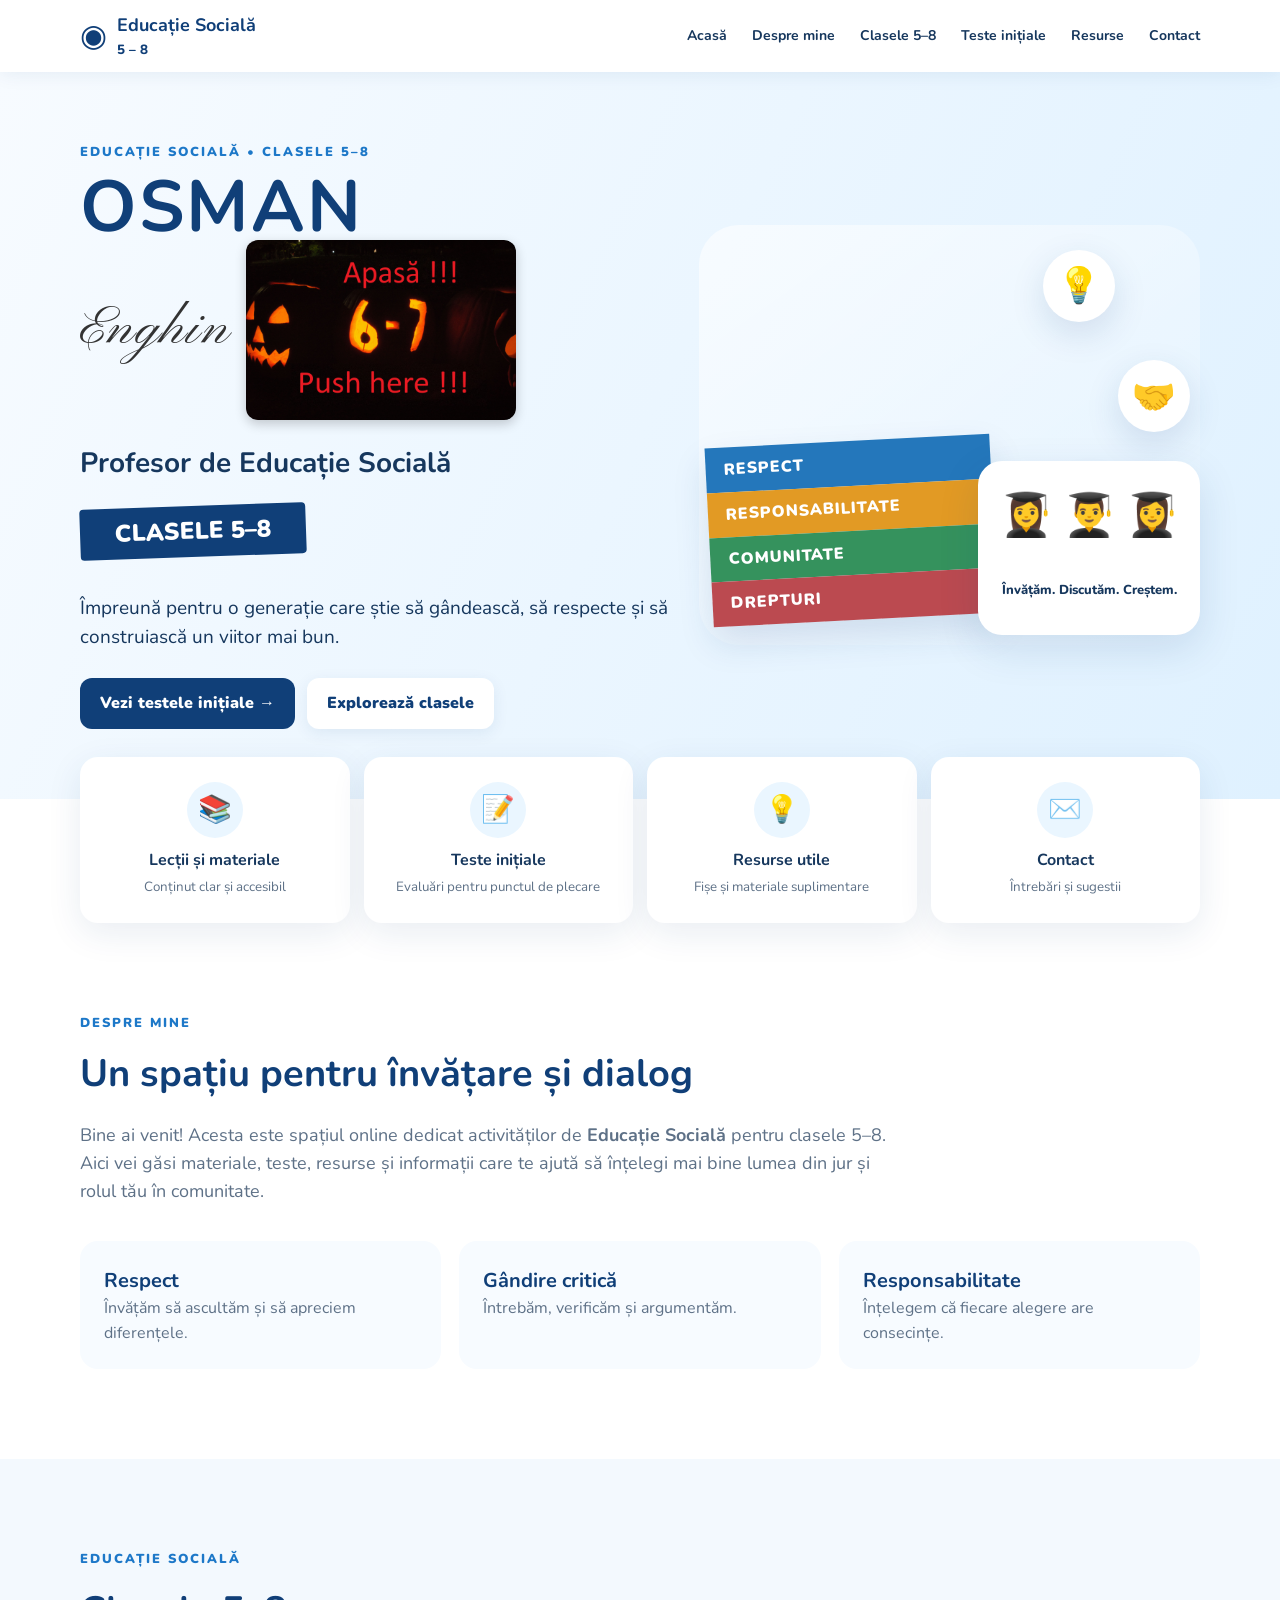
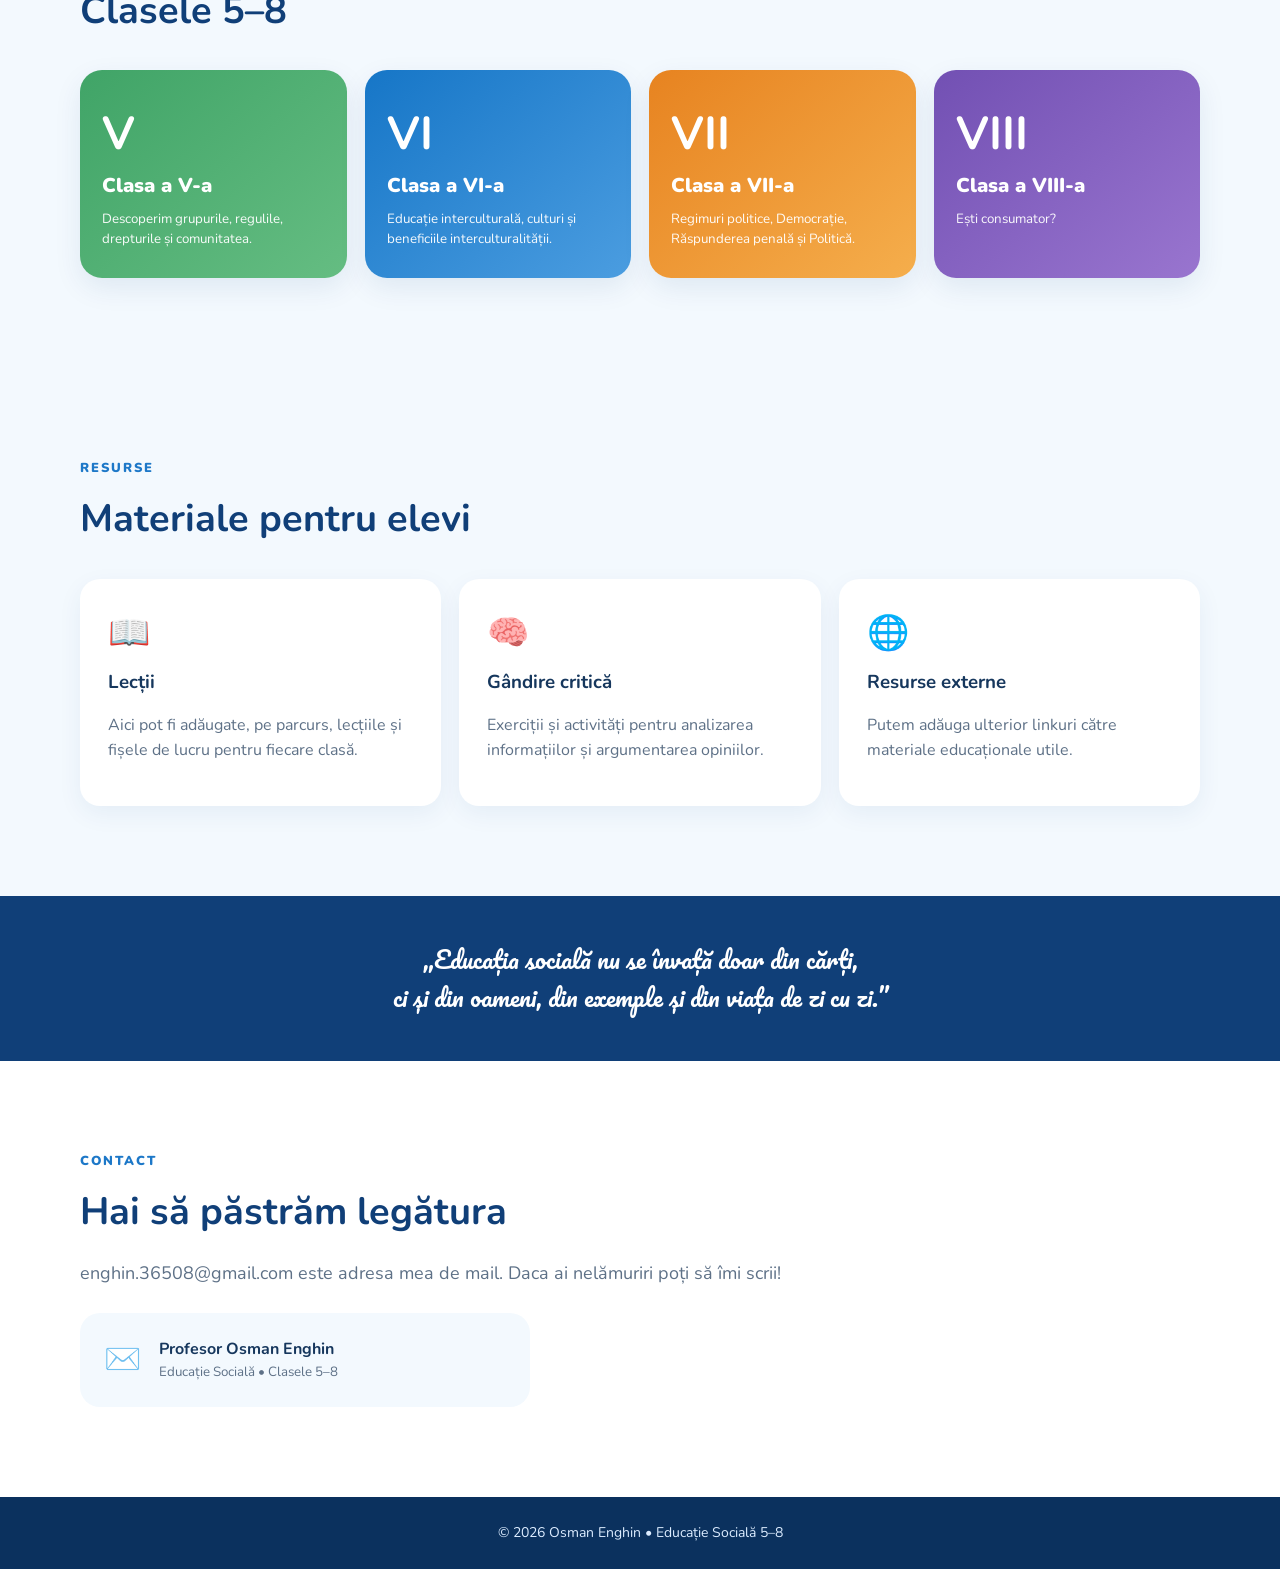
<file: index.html>
<!doctype html>
<html lang="ro">
<head>
  <meta charset="utf-8">
  <meta name="viewport" content="width=device-width, initial-scale=1">
  <title>Osman Enghin | Educație Socială 5–8</title>
  <meta name="description" content="Site educațional al profesorului Osman Enghin – Educație Socială, clasele 5–8.">
  <link rel="stylesheet" href="style.css">
  <!-- Font caligrafic clasic pentru nume -->
  <link rel="preconnect" href="https://fonts.googleapis.com">
  <link rel="preconnect" href="https://fonts.gstatic.com" crossorigin>
  <link href="https://fonts.googleapis.com/css2?family=Pinyon+Script&display=swap" rel="stylesheet">
  
  <style>
    /* Animație pentru tremurul ecranului */
    @keyframes shake {
      0% { transform: translate(1px, 1px) rotate(0deg); }
      10% { transform: translate(-2px, -3px) rotate(-1deg); }
      20% { transform: translate(-4px, 0px) rotate(1deg); }
      30% { transform: translate(4px, 3px) rotate(0deg); }
      40% { transform: translate(2px, -2px) rotate(1deg); }
      50% { transform: translate(-2px, 3px) rotate(-1deg); }
      60% { transform: translate(-4px, 1px) rotate(0deg); }
      70% { transform: translate(4px, 2px) rotate(-1deg); }
      80% { transform: translate(-2px, -2px) rotate(1deg); }
      90% { transform: translate(2px, 3px) rotate(0deg); }
      100% { transform: translate(1px, -2px) rotate(-1deg); }
    }

    body.shake-screen {
      animation: shake 0.2s infinite;
    }

    /* Container care ține numele și imaginea aliniate */
    .name-container {
      display: inline-flex;
      align-items: center;
      gap: 16px;
      flex-wrap: wrap;
    }

    /* Dimensiunea dublată a imaginii 6-7.jpg (180px în loc de 90px) */
    .interactive-img-inline {
      height: 180px;
      width: auto;
      cursor: pointer;
      border-radius: 12px;
      vertical-align: middle;
      transition: transform 0.2s ease, box-shadow 0.2s ease;
      box-shadow: 0 4px 12px rgba(0,0,0,0.2);
    }

    .interactive-img-inline:hover {
      transform: scale(1.08) rotate(2deg);
    }

    /* Dimensiune adaptată pentru ecranul de mobil */
    @media (max-width: 600px) {
      .interactive-img-inline {
        height: 140px;
      }
    }
  </style>
</head>
<body>
<header class="site-header">
  <nav class="nav wrap">
    <a class="brand" href="index.html" aria-label="Acasă">
      <span class="brand-icon">◉</span>
      <span><b>Educație Socială</b><small>5–8</small></span>
    </a>
    <button class="menu-btn" aria-label="Deschide meniul" onclick="document.querySelector('.nav-links').classList.toggle('open')">☰</button>
    <div class="nav-links">
      <a href="index.html">Acasă</a>
      <a href="index.html#despre">Despre mine</a>
      <a href="index.html#clase">Clasele 5–8</a>
      <a href="teste.html">Teste inițiale</a>
      <a href="index.html#resurse">Resurse</a>
      <a href="index.html#contact">Contact</a>
    </div>
  </nav>
</header>

<main>
<section id="acasa" class="hero">
  <div class="hero-inner wrap">
    <div class="hero-copy">
      <p class="eyebrow">EDUCAȚIE SOCIALĂ • CLASELE 5–8</p>
      <h1>
        OSMAN<br>
        <span class="name-container">
          <span style="font-family: 'Pinyon Script', cursive; font-size: 54px; font-weight: normal; color: #333;">
            Enghin
          </span>
          <!-- Imaginea unică cu dimensiune dublă -->
          <img id="shakeImage" class="interactive-img-inline" src="6-7.jpg" alt="Imagine 6-7" title="Apasă pe mine!">
        </span>
      </h1>
      <h2>Profesor de Educație Socială</h2>
      <div class="class-ribbon">CLASELE 5–8</div>
      <p class="hero-text">Împreună pentru o generație care știe să gândească, să respecte și să construiască un viitor mai bun.</p>
      <div class="actions">
        <a class="btn primary" href="teste.html">Vezi testele inițiale →</a>
        <a class="btn light" href="#clase">Explorează clasele</a>
      </div>
    </div>
    <div class="hero-visual" aria-label="Educație, comunitate și elevi">
      <div class="circle c1">💡</div>
      <div class="circle c2">🤝</div>
      <div class="circle c3">🌍</div>
      <div class="books">
        <div>RESPECT</div><div>RESPONSABILITATE</div><div>COMUNITATE</div><div>DREPTURI</div>
      </div>
      <div class="student-card">👩‍🎓 👨‍🎓 👩‍🎓<br><small>Învățăm. Discutăm. Creștem.</small></div>
    </div>
  </div>
</section>

<section class="quick wrap">
  <a href="#clase"><span>📚</span><b>Lecții și materiale</b><small>Conținut clar și accesibil</small></a>
  <a href="teste.html"><span>📝</span><b>Teste inițiale</b><small>Evaluări pentru punctul de plecare</small></a>
  <a href="#resurse"><span>💡</span><b>Resurse utile</b><small>Fișe și materiale suplimentare</small></a>
  <a href="#contact"><span>✉️</span><b>Contact</b><small>Întrebări și sugestii</small></a>
</section>

<section id="despre" class="section wrap">
  <p class="eyebrow">DESPRE MINE</p>
  <h2>Un spațiu pentru învățare și dialog</h2>
  <p class="lead">Bine ai venit! Acesta este spațiul online dedicat activităților de <strong>Educație Socială</strong> pentru clasele 5–8. Aici vei găsi materiale, teste, resurse și informații care te ajută să înțelegi mai bine lumea din jur și rolul tău în comunitate.</p>
  <div class="values">
    <div><strong>Respect</strong><span>Învățăm să ascultăm și să apreciem diferențele.</span></div>
    <div><strong>Gândire critică</strong><span>Întrebăm, verificăm și argumentăm.</span></div>
    <div><strong>Responsabilitate</strong><span>Înțelegem că fiecare alegere are consecințe.</span></div>
  </div>
</section>

<section id="clase" class="section alt">
  <div class="wrap">
    <p class="eyebrow">EDUCAȚIE SOCIALĂ</p>
    <h2>Clasele 5–8</h2>
    <div class="grades">
      <a href="teste.html" class="grade g5"><strong>V</strong><span>Clasa a V-a</span><small>Descoperim grupurile, regulile, drepturile și comunitatea.</small></a>
      <a href="teste.html" class="grade g6"><strong>VI</strong><span>Clasa a VI-a</span><small>Educație interculturală, culturi și beneficiile interculturalității.</small></a>
      <a href="teste.html" class="grade g7"><strong>VII</strong><span>Clasa a VII-a</span><small>Regimuri politice, Democrație, Răspunderea penală și Politică.</small></a>
      <a href="teste.html" class="grade g8"><strong>VIII</strong><span>Clasa a VIII-a</span><small>Ești consumator?</small></a>
    </div>
  </div>
</section>

<section id="resurse" class="section alt">
  <div class="wrap">
    <p class="eyebrow">RESURSE</p>
    <h2>Materiale pentru elevi</h2>
    <div class="resource-grid">
      <div><span>📖</span><h3>Lecții</h3><p>Aici pot fi adăugate, pe parcurs, lecțiile și fișele de lucru pentru fiecare clasă.</p></div>
      <div><span>🧠</span><h3>Gândire critică</h3><p>Exerciții și activități pentru analizarea informațiilor și argumentarea opiniilor.</p></div>
      <div><span>🌐</span><h3>Resurse externe</h3><p>Putem adăuga ulterior linkuri către materiale educaționale utile.</p></div>
    </div>
  </div>
</section>

<section class="quote">
  <div class="wrap">„Educația socială nu se învață doar din cărți,<br>ci și din oameni, din exemple și din viața de zi cu zi.”</div>
</section>

<section id="contact" class="section wrap contact">
  <p class="eyebrow">CONTACT</p>
  <h2>Hai să păstrăm legătura</h2>
  <p class="lead">enghin.36508@gmail.com este adresa mea de mail. Daca ai nelămuriri poți să îmi scrii!</p>
  <div class="contact-box">
    <span>✉️</span>
    <div><b>Profesor Osman Enghin</b><small>Educație Socială • Clasele 5–8</small></div>
  </div>
</section>
</main>

<footer>
  <div class="wrap">© 2026 Osman Enghin • Educație Socială 5–8</div>
</footer>

<script>
  document.querySelectorAll('.nav-links a').forEach(a => a.addEventListener('click', () => document.querySelector('.nav-links').classList.remove('open')));

  // Scriptul pentru tremurul ecranului la click (5 secunde)
  const img = document.getElementById('shakeImage');
  img.addEventListener('click', function() {
    document.body.classList.add('shake-screen');

    setTimeout(() => {
      document.body.classList.remove('shake-screen');
    }, 5000);
  });
</script>
</body>
</html>
</file>
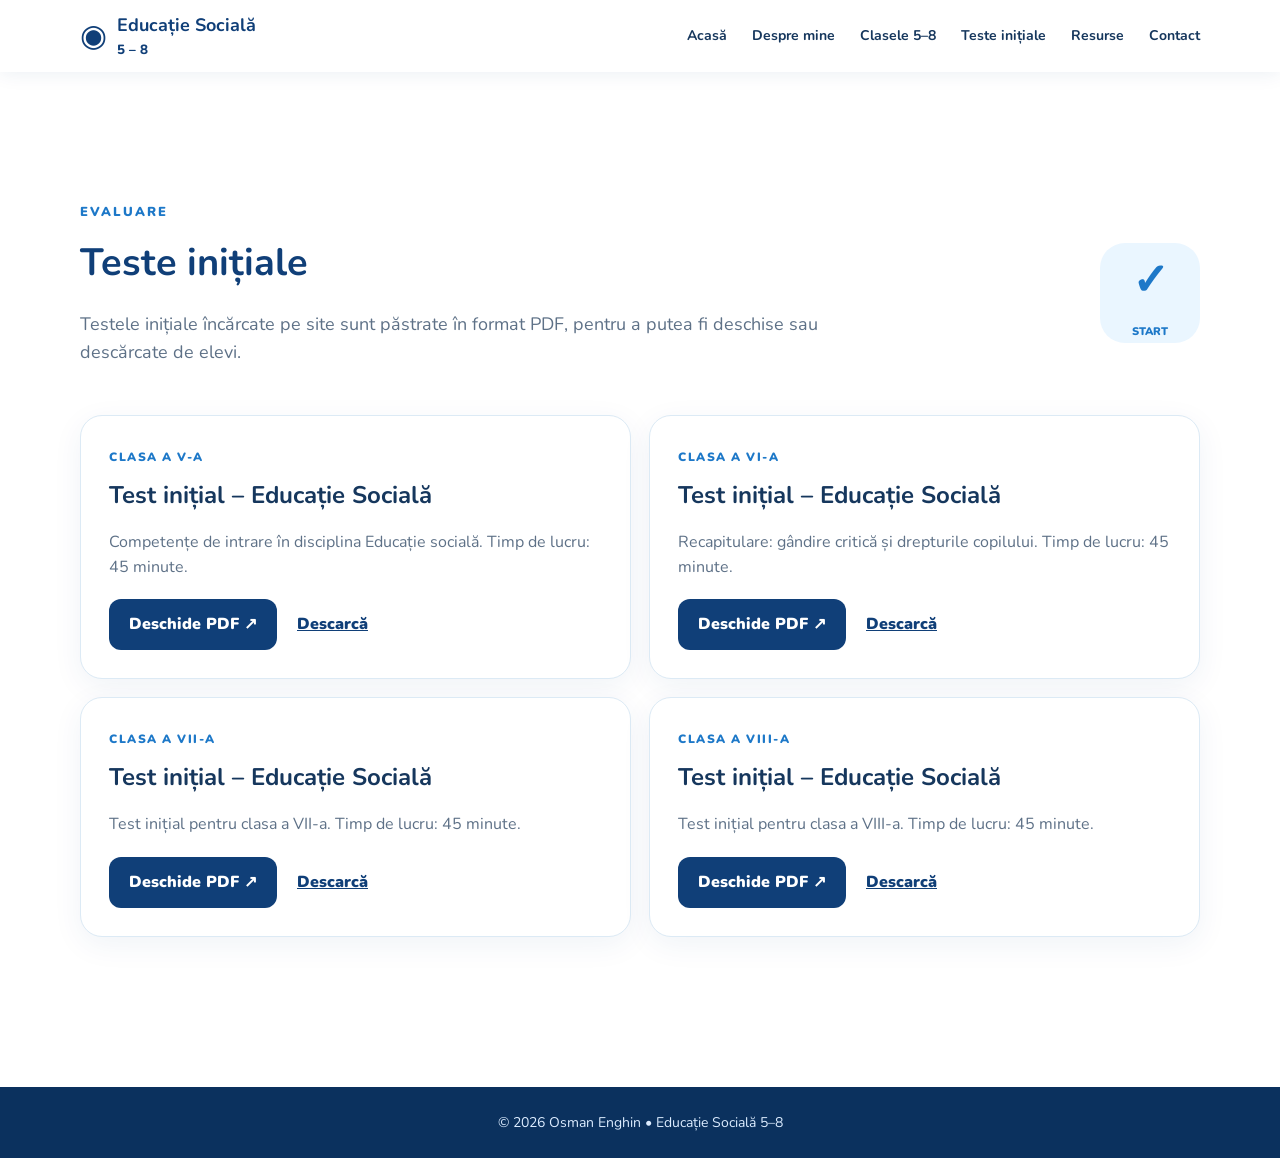
<file: teste.html>
<!doctype html>
<html lang="ro">
<head>
  <meta charset="utf-8">
  <meta name="viewport" content="width=device-width, initial-scale=1">
  <title>Teste Inițiale | Osman Enghin</title>
  <meta name="description" content="Teste inițiale pentru clasa a V-a, a VI-a, a VII-a și a VIII-a - Educație Socială.">
  <link rel="stylesheet" href="style.css">
</head>
<body>
<header class="site-header">
  <nav class="nav wrap">
    <a class="brand" href="index.html" aria-label="Acasă">
      <span class="brand-icon">◉</span>
      <span><b>Educație Socială</b><small>5–8</small></span>
    </a>
    <button class="menu-btn" aria-label="Deschide meniul" onclick="document.querySelector('.nav-links').classList.toggle('open')">☰</button>
    <div class="nav-links">
      <a href="index.html">Acasă</a>
      <a href="index.html#despre">Despre mine</a>
      <a href="index.html#clase">Clasele 5–8</a>
      <a href="teste.html">Teste inițiale</a>
      <a href="index.html#resurse">Resurse</a>
      <a href="index.html#contact">Contact</a>
    </div>
  </nav>
</header>

<main style="padding-top: 40px; padding-bottom: 60px;">
<section id="teste" class="section wrap">
  <div class="test-heading">
    <div>
      <p class="eyebrow">EVALUARE</p>
      <h2>Teste inițiale</h2>
      <p class="lead">
        Testele inițiale încărcate pe site sunt păstrate în format PDF,
        pentru a putea fi deschise sau descărcate de elevi.
      </p>
    </div>
    <div class="clipboard">✓<br><small>START</small></div>
  </div>

  <div class="tests">

    <!-- CLASA A V-A -->
    <article class="test-card">
      <span class="test-label">CLASA A V-A</span>
      <h3>Test inițial – Educație Socială</h3>
      <p>
        Competențe de intrare în disciplina Educație socială.
        Timp de lucru: 45 minute.
      </p>

      <div class="test-actions">
        <a class="btn primary" target="_blank" href="teste/test-initial-clasa-a-V-a.pdf">
          Deschide PDF ↗
        </a>
        <a class="text-link" href="teste/test-initial-clasa-a-V-a.pdf" download>
          Descarcă
        </a>
      </div>
    </article>


    <!-- CLASA A VI-A -->
    <article class="test-card">
      <span class="test-label">CLASA A VI-A</span>
      <h3>Test inițial – Educație Socială</h3>
      <p>
        Recapitulare: gândire critică și drepturile copilului.
        Timp de lucru: 45 minute.
      </p>

      <div class="test-actions">
        <a class="btn primary" target="_blank" href="teste/test-initial-clasa-a-VI-a.pdf">
          Deschide PDF ↗
        </a>
        <a class="text-link" href="teste/test-initial-clasa-a-VI-a.pdf" download>
          Descarcă
        </a>
      </div>
    </article>


    <!-- CLASA A VII-A -->
    <article class="test-card">
      <span class="test-label">CLASA A VII-A</span>
      <h3>Test inițial – Educație Socială</h3>
      <p>
        Test inițial pentru clasa a VII-a.
        Timp de lucru: 45 minute.
      </p>

      <div class="test-actions">
        <a class="btn primary" target="_blank" href="teste/14.09.2026 - test initial 7.pdf">
          Deschide PDF ↗
        </a>
        <a class="text-link" href="teste/14.09.2026 - test initial 7.pdf" download>
          Descarcă
        </a>
      </div>
    </article>


    <!-- CLASA A VIII-A -->
    <article class="test-card">
      <span class="test-label">CLASA A VIII-A</span>
      <h3>Test inițial – Educație Socială</h3>
      <p>
        Test inițial pentru clasa a VIII-a.
        Timp de lucru: 45 minute.
      </p>

      <div class="test-actions">
        <a class="btn primary" target="_blank" href="teste/14.09.2026 - test initial 8.pdf">
          Deschide PDF ↗
        </a>
        <a class="text-link" href="teste/14.09.2026 - test initial 8.pdf" download>
          Descarcă
        </a>
      </div>
    </article>

  </div>
</section>
</main>

<footer>
  <div class="wrap">© 2026 Osman Enghin • Educație Socială 5–8</div>
</footer>

<script>
document.querySelectorAll('.nav-links a').forEach(a => a.addEventListener('click', () => document.querySelector('.nav-links').classList.remove('open')));
</script>
</body>
</html>
</file>
<file: style.css>
@import url('https://fonts.googleapis.com/css2?family=Nunito:wght@400;600;700;800;900&family=Pacifico&display=swap');
:root{--navy:#103f78;--blue:#1d78c8;--sky:#eaf6ff;--ink:#16375d;--muted:#5e7187;--green:#46a76b;--orange:#f39a28;--purple:#7651ba;--white:#fff}
*{box-sizing:border-box}html{scroll-behavior:smooth}body{margin:0;font-family:Nunito,Arial,sans-serif;color:var(--ink);background:#fff;line-height:1.55}.wrap{width:min(1120px,92%);margin:auto}
.site-header{position:sticky;top:0;z-index:20;background:rgba(255,255,255,.96);backdrop-filter:blur(10px);box-shadow:0 2px 18px #103f7814}.nav{min-height:72px;display:flex;align-items:center;justify-content:space-between}.brand{display:flex;gap:10px;align-items:center;color:var(--navy);text-decoration:none}.brand-icon{font-size:31px}.brand b{display:block;font-size:18px}.brand small{display:block;letter-spacing:4px;font-weight:800}.nav-links{display:flex;gap:25px}.nav-links a{color:var(--ink);text-decoration:none;font-weight:700;font-size:14px}.nav-links a:hover{color:var(--blue)}.menu-btn{display:none;border:0;background:none;font-size:25px}
.hero{overflow:hidden;background:linear-gradient(115deg,#f7fbff,#dff1ff);min-height:590px}.hero-inner{display:grid;grid-template-columns:1.08fr .92fr;align-items:center;gap:30px;padding:70px 0}.eyebrow{font-weight:900;letter-spacing:2px;color:var(--blue);font-size:13px;margin:0 0 12px}.hero h1{font-size:72px;line-height:.92;margin:0;color:var(--navy);letter-spacing:2px}.hero h1 span{font-family:Pacifico,cursive;font-size:76px;font-weight:400}.hero h2{font-size:28px;margin:22px 0 12px}.class-ribbon{display:inline-block;background:var(--navy);color:white;font-size:24px;font-weight:900;padding:7px 35px;transform:rotate(-2deg);margin:8px 0 18px;border-radius:4px}.hero-text{font-size:19px;max-width:610px}.actions{display:flex;gap:12px;flex-wrap:wrap;margin-top:25px}.btn{display:inline-block;text-decoration:none;padding:13px 20px;border-radius:12px;font-weight:900}.btn.primary{background:var(--navy);color:#fff}.btn.light{background:#fff;color:var(--navy);box-shadow:0 4px 16px #103f7815}.hero-visual{height:420px;position:relative;background:linear-gradient(145deg,#fff9,#fff0);border-radius:40px}.circle{position:absolute;border-radius:50%;display:grid;place-items:center;width:72px;height:72px;font-size:35px;background:white;box-shadow:0 12px 35px #103f7822}.c1{top:25px;right:85px}.c2{top:135px;right:10px}.c3{top:250px;right:75px}.books{position:absolute;left:10px;bottom:25px;width:285px;transform:rotate(-3deg);box-shadow:0 16px 35px #103f7822}.books div{color:white;font-weight:900;letter-spacing:1px;padding:10px 18px}.books div:nth-child(1){background:#2477bb}.books div:nth-child(2){background:#e29a24}.books div:nth-child(3){background:#35925d}.books div:nth-child(4){background:#bb4a50}.student-card{position:absolute;right:0;bottom:10px;background:white;border-radius:24px;padding:22px;text-align:center;font-size:42px;box-shadow:0 14px 40px #103f7820}.student-card small{font-size:13px;font-weight:800}
.quick{display:grid;grid-template-columns:repeat(4,1fr);gap:14px;margin-top:-42px;position:relative}.quick a{background:white;border-radius:18px;padding:25px 18px;text-align:center;text-decoration:none;color:var(--ink);box-shadow:0 10px 35px #103f7818}.quick span{display:grid;place-items:center;margin:auto auto 10px;width:56px;height:56px;border-radius:50%;background:var(--sky);font-size:27px}.quick b,.quick small{display:block}.quick small{color:var(--muted);margin-top:5px}
.section{padding:90px 0}.section h2{font-size:38px;margin:0 0 16px;color:var(--navy)}.lead{font-size:18px;max-width:820px;color:var(--muted)}.values,.grades,.tests,.resource-grid{display:grid;gap:18px}.values{grid-template-columns:repeat(3,1fr);margin-top:35px}.values div{padding:24px;background:#f7fbff;border-radius:18px}.values strong{display:block;font-size:20px;color:var(--navy)}.values span{color:var(--muted)}.alt{background:#f3f9fe}.grades{grid-template-columns:repeat(4,1fr);margin-top:30px}.grade{border-radius:22px;padding:28px 22px;text-decoration:none;color:white;min-height:190px;box-shadow:0 10px 28px #103f7816}.grade strong{font-size:46px;display:block}.grade span{font-size:20px;font-weight:900;display:block}.grade small{display:block;margin-top:8px;opacity:.95}.g5{background:linear-gradient(140deg,#40a467,#65bd82)}.g6{background:linear-gradient(140deg,#1676c7,#4b9de0)}.g7{background:linear-gradient(140deg,#e78320,#f5ae4c)}.g8{background:linear-gradient(140deg,#7250b3,#9975cf)}
.test-heading{display:flex;justify-content:space-between;align-items:center}.clipboard{width:100px;height:100px;border-radius:25px;background:var(--sky);display:grid;place-items:center;color:var(--blue);font-size:44px;font-weight:900}.clipboard small{font-size:11px}.tests{grid-template-columns:repeat(2,1fr);margin-top:30px}.test-card{border:1px solid #dceaf5;border-radius:22px;padding:28px;background:white;box-shadow:0 8px 30px #103f7810}.test-label{font-size:12px;font-weight:900;color:var(--blue);letter-spacing:1.5px}.test-card h3{font-size:24px;margin:8px 0}.test-card p{color:var(--muted)}.test-actions{display:flex;align-items:center;gap:20px;margin-top:20px}.text-link{font-weight:900;color:var(--navy)}.resource-grid{grid-template-columns:repeat(3,1fr);margin-top:30px}.resource-grid div{background:white;border-radius:20px;padding:28px;box-shadow:0 8px 25px #103f7810}.resource-grid span{font-size:34px}.resource-grid h3{margin:8px 0}.resource-grid p{color:var(--muted)}.quote{background:var(--navy);color:white;text-align:center;padding:45px 0;font-family:Pacifico,cursive;font-size:24px}.contact-box{margin-top:25px;display:flex;gap:18px;align-items:center;background:#f3f9fe;border-radius:20px;padding:24px;max-width:450px}.contact-box span{font-size:30px}.contact-box b,.contact-box small{display:block}.contact-box small{color:var(--muted)}footer{background:#0b315e;color:#dcecff;padding:25px 0;text-align:center;font-size:14px}
@media(max-width:800px){.nav-links{display:none;position:absolute;top:72px;left:0;right:0;background:white;padding:18px 5%;flex-direction:column;box-shadow:0 10px 20px #0001}.nav-links.open{display:flex}.menu-btn{display:block}.hero-inner{grid-template-columns:1fr;padding:55px 0}.hero h1{font-size:55px}.hero h1 span{font-size:58px}.hero-visual{height:330px}.quick{grid-template-columns:repeat(2,1fr);margin-top:15px}.grades{grid-template-columns:repeat(2,1fr)}.tests,.values,.resource-grid{grid-template-columns:1fr}.section{padding:65px 0}.section h2{font-size:32px}}
@media(max-width:500px){.hero h1{font-size:43px}.hero h1 span{font-size:46px}.hero h2{font-size:22px}.class-ribbon{font-size:20px}.quick{grid-template-columns:1fr}.grades{grid-template-columns:1fr}.hero-visual{height:280px}.books{width:230px}.student-card{font-size:30px}.c1{right:40px}.c2{right:0}.c3{right:35px}}
</file>
